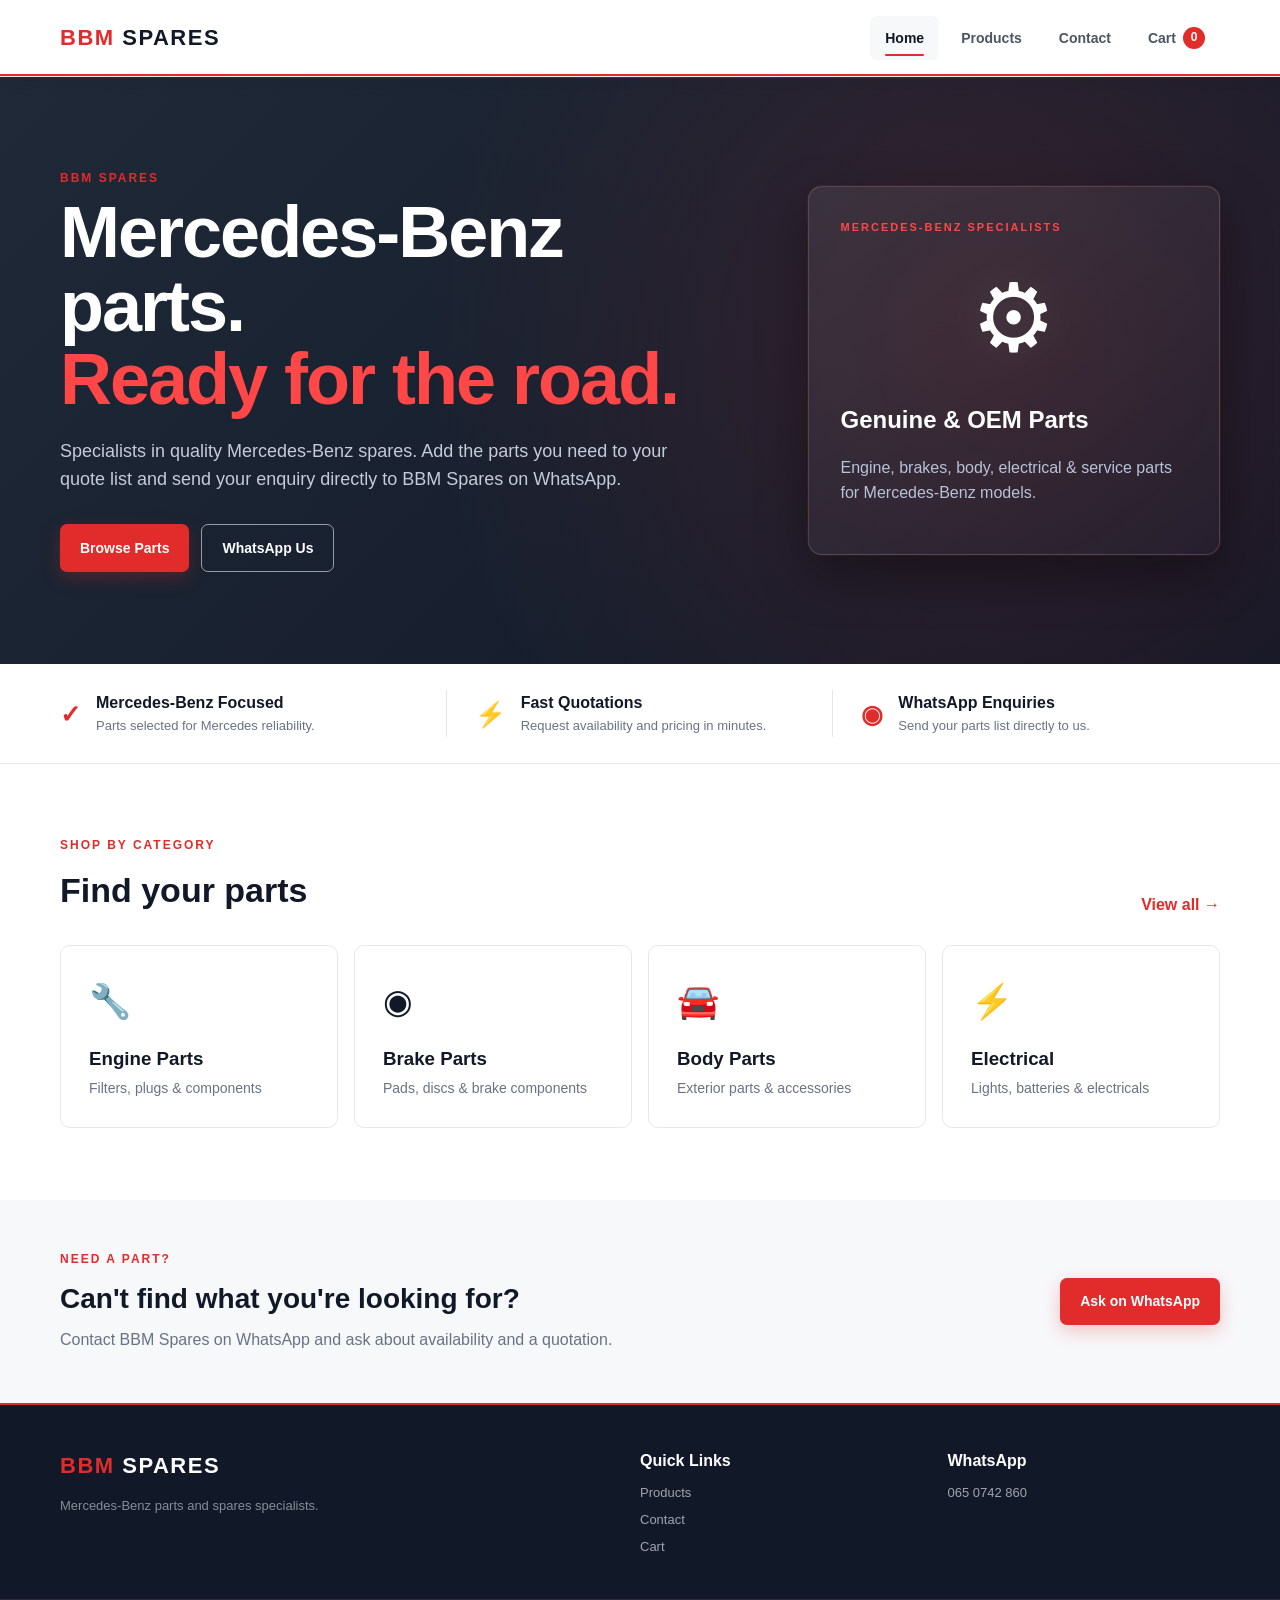
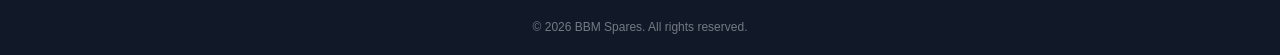
<file: index.html>
<!DOCTYPE html>
<html lang="en">
<head>
    <meta charset="UTF-8">
    <meta name="viewport" content="width=device-width, initial-scale=1.0">

    <title>BBM Spares | Mercedes-Benz Parts Specialists</title>

    <link rel="stylesheet" href="Style.css">
</head>

<body>

<header class="site-header">

    <div class="container nav-wrap">

        <a class="logo" href="index.html">
            <span>BBM</span> SPARES
        </a>

        <div class="nav-right">

            <a class="cart-icon" href="Cart.html" aria-label="Cart">
                🛒
                <b class="cart-count">0</b>
            </a>

            <button class="menu-toggle" aria-label="Open menu">
                ☰
            </button>

        </div>

        <nav class="nav">

            <a class="active" href="index.html">Home</a>
            <a href="Products.html">Products</a>
            <a href="Contacts.html">Contact</a>

            <a class="cart-link" href="Cart.html">
                Cart
                <b class="cart-count">0</b>
            </a>

        </nav>

    </div>

</header>


<main>

    <!-- HERO -->

    <section class="hero">

        <div class="container hero-content">

            <div>

                <p class="eyebrow">BBM SPARES</p>

                <h1>
                    Mercedes-Benz parts.
                    <br>
                    <span>Ready for the road.</span>
                </h1>

                <p class="hero-text">
                    Specialists in quality Mercedes-Benz spares.
                    Add the parts you need to your quote list and
                    send your enquiry directly to BBM Spares on WhatsApp.
                </p>

                <div class="hero-actions">

                    <a class="btn btn-primary" href="Products.html">
                        Browse Parts
                    </a>

                    <a class="btn btn-outline"
                       href="https://wa.me/27650742860"
                       target="_blank"
                       rel="noopener">
                        WhatsApp Us
                    </a>

                </div>

            </div>


            <div class="hero-card">

                <div class="hero-card-top">MERCEDES-BENZ SPECIALISTS</div>

                <div class="engine-art">⚙</div>

                <h3>Genuine & OEM Parts</h3>

                <p>Engine, brakes, body, electrical & service parts for Mercedes-Benz models.</p>

            </div>

        </div>

    </section>


    <!-- FEATURES -->

    <section class="features">

        <div class="container feature-grid">

            <div class="feature">
                <strong>✓</strong>
                <div>
                    <b>Mercedes-Benz Focused</b>
                    <span>Parts selected for Mercedes reliability.</span>
                </div>
            </div>

            <div class="feature">
                <strong>⚡</strong>
                <div>
                    <b>Fast Quotations</b>
                    <span>Request availability and pricing in minutes.</span>
                </div>
            </div>

            <div class="feature">
                <strong>◉</strong>
                <div>
                    <b>WhatsApp Enquiries</b>
                    <span>Send your parts list directly to us.</span>
                </div>
            </div>

        </div>

    </section>


    <!-- CATEGORIES -->

    <section class="section">

        <div class="container">

            <div class="section-heading">

                <div>
                    <p class="eyebrow">SHOP BY CATEGORY</p>
                    <h2>Find your parts</h2>
                </div>

                <a href="Products.html">View all →</a>

            </div>


            <div class="category-grid">

                <a href="Products.html?category=Engine" class="category-card">
                    <span>🔧</span>
                    <h3>Engine Parts</h3>
                    <p>Filters, plugs & components</p>
                </a>

                <a href="Products.html?category=Brakes" class="category-card">
                    <span>◉</span>
                    <h3>Brake Parts</h3>
                    <p>Pads, discs & brake components</p>
                </a>

                <a href="Products.html?category=Body" class="category-card">
                    <span>🚘</span>
                    <h3>Body Parts</h3>
                    <p>Exterior parts & accessories</p>
                </a>

                <a href="Products.html?category=Electrical" class="category-card">
                    <span>⚡</span>
                    <h3>Electrical</h3>
                    <p>Lights, batteries & electricals</p>
                </a>

            </div>

        </div>

    </section>


    <!-- CTA -->

    <section class="cta">

        <div class="container cta-inner">

            <div>

                <p class="eyebrow">NEED A PART?</p>

                <h2>Can't find what you're looking for?</h2>

                <p>
                    Contact BBM Spares on WhatsApp and ask
                    about availability and a quotation.
                </p>

            </div>

            <a class="btn btn-primary"
               href="https://wa.me/27650742860?text=Hello%20BBM%20Spares%2C%20I%20am%20looking%20for%20a%20Mercedes-Benz%20part."
               target="_blank"
               rel="noopener">
                Ask on WhatsApp
            </a>

        </div>

    </section>

</main>


<!-- FOOTER -->

<footer>

    <div class="container footer-inner">

        <div>

            <a class="logo" href="index.html">
                <span>BBM</span> SPARES
            </a>

            <p>Mercedes-Benz parts and spares specialists.</p>

        </div>


        <div>

            <b>Quick Links</b>
            <a href="Products.html">Products</a>
            <a href="Contacts.html">Contact</a>
            <a href="Cart.html">Cart</a>

        </div>


        <div>

            <b>WhatsApp</b>
            <a href="https://wa.me/27650742860">065 0742 860</a>

        </div>

    </div>


    <div class="copyright">
        © <span class="year"></span> BBM Spares. All rights reserved.
    </div>

</footer>


<script src="Javascript.js"></script>

</body>
</html>
</file>
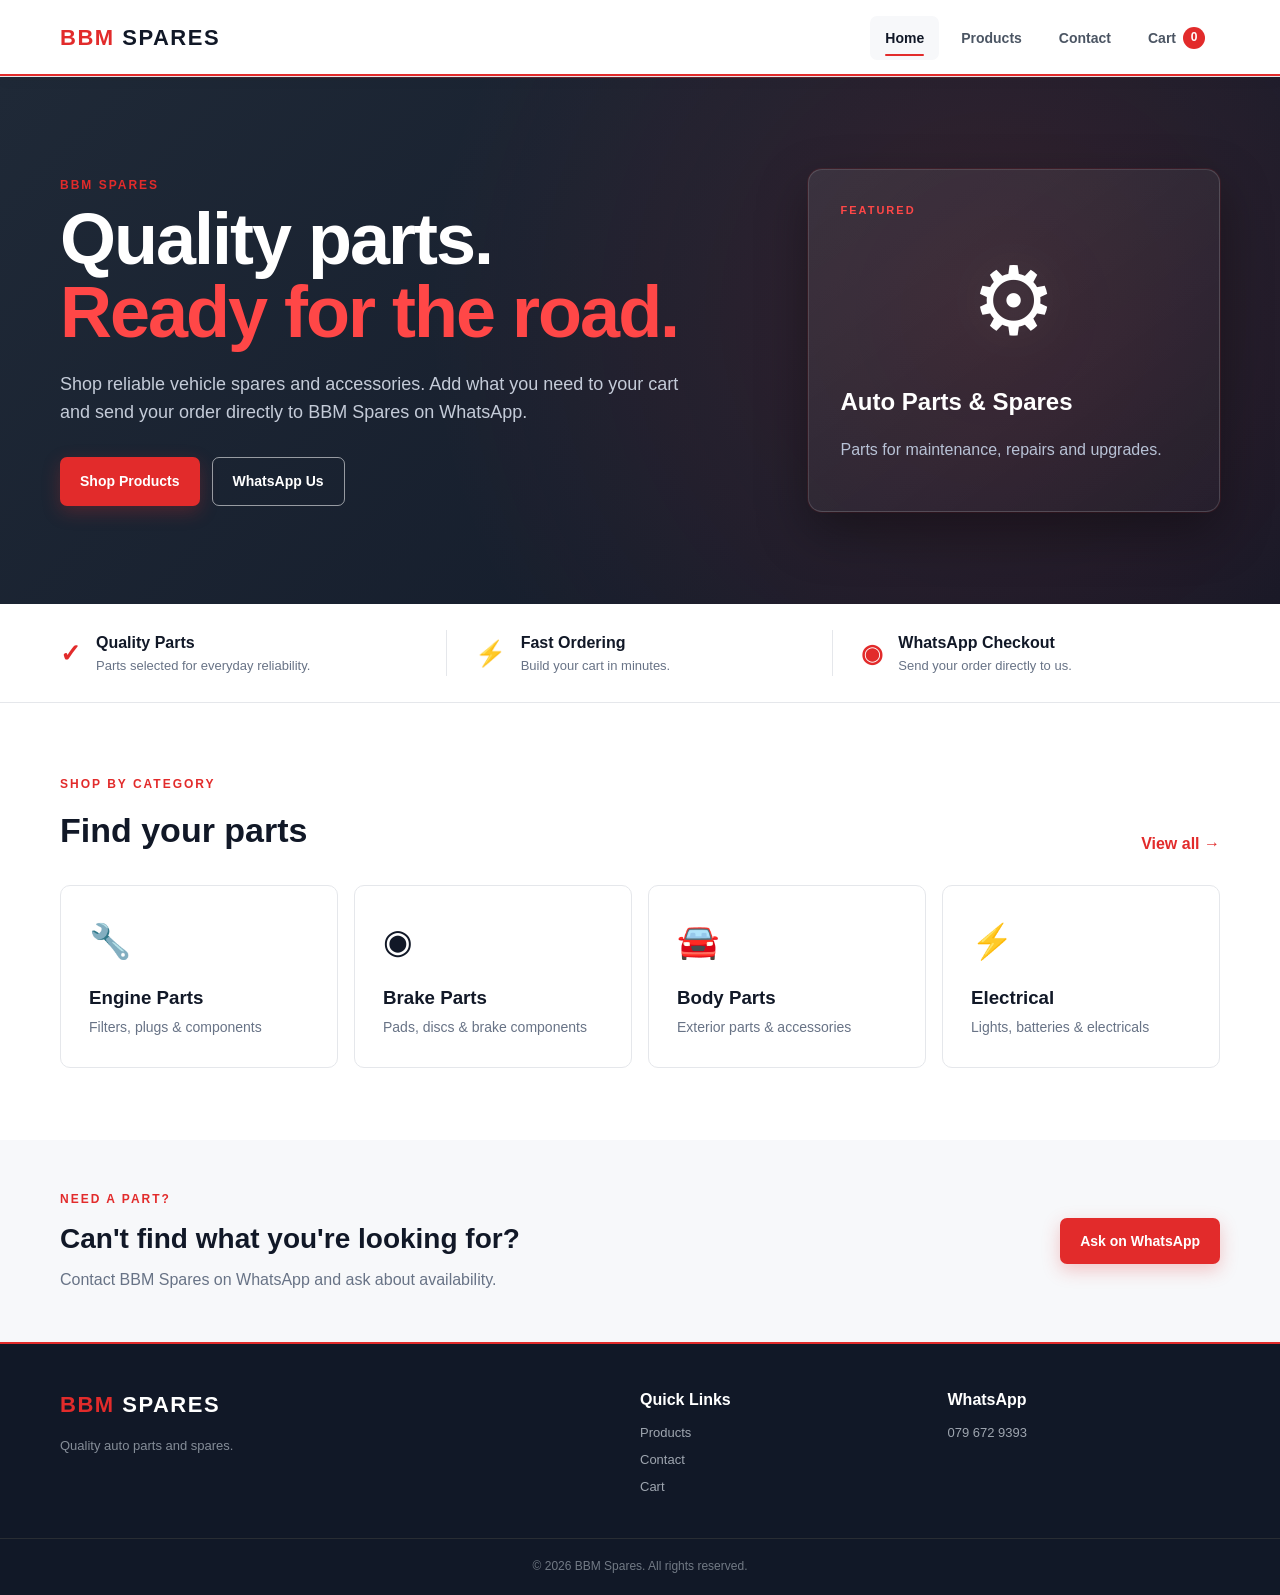
<file: Index.html>
<!DOCTYPE html>
<html lang="en">
<head>
    <meta charset="UTF-8">
    <meta name="viewport" content="width=device-width, initial-scale=1.0">

    <title>BBM Spares | Quality Auto Parts</title>

    <link rel="stylesheet" href="Style.css">
</head>

<body>

<header class="site-header">

    <div class="container nav-wrap">

        <a class="logo" href="index.html">
            <span>BBM</span> SPARES
        </a>

        <button class="menu-toggle" aria-label="Open menu">
            ☰
        </button>

        <nav class="nav">

            <a class="active" href="index.html">
                Home
            </a>

            <a href="Products.html">
                Products
            </a>

            <a href="Contacts.html">
                Contact
            </a>

            <a class="cart-link" href="Cart.html">
                Cart
                <b class="cart-count">0</b>
            </a>

        </nav>

    </div>

</header>


<main>

    <!-- HERO -->

    <section class="hero">

        <div class="container hero-content">

            <div>

                <p class="eyebrow">
                    BBM SPARES
                </p>

                <h1>
                    Quality parts.
                    <br>
                    <span>Ready for the road.</span>
                </h1>

                <p class="hero-text">
                    Shop reliable vehicle spares and accessories.
                    Add what you need to your cart and send your
                    order directly to BBM Spares on WhatsApp.
                </p>

                <div class="hero-actions">

                    <a class="btn btn-primary" href="Products.html">
                        Shop Products
                    </a>

                    <a
                        class="btn btn-outline"
                        href="https://wa.me/27796729393"
                        target="_blank"
                        rel="noopener"
                    >
                        WhatsApp Us
                    </a>

                </div>

            </div>


            <div class="hero-card">

                <div class="hero-card-top">
                    FEATURED
                </div>

                <div class="engine-art">
                    ⚙
                </div>

                <h3>
                    Auto Parts & Spares
                </h3>

                <p>
                    Parts for maintenance, repairs and upgrades.
                </p>

            </div>

        </div>

    </section>


    <!-- FEATURES -->

    <section class="features">

        <div class="container feature-grid">

            <div class="feature">

                <strong>✓</strong>

                <div>
                    <b>Quality Parts</b>

                    <span>
                        Parts selected for everyday reliability.
                    </span>
                </div>

            </div>


            <div class="feature">

                <strong>⚡</strong>

                <div>
                    <b>Fast Ordering</b>

                    <span>
                        Build your cart in minutes.
                    </span>
                </div>

            </div>


            <div class="feature">

                <strong>◉</strong>

                <div>
                    <b>WhatsApp Checkout</b>

                    <span>
                        Send your order directly to us.
                    </span>
                </div>

            </div>

        </div>

    </section>


    <!-- CATEGORIES -->

    <section class="section">

        <div class="container">

            <div class="section-heading">

                <div>

                    <p class="eyebrow">
                        SHOP BY CATEGORY
                    </p>

                    <h2>
                        Find your parts
                    </h2>

                </div>

                <a href="Products.html">
                    View all →
                </a>

            </div>


            <div class="category-grid">

                <a
                    href="Products.html?category=Engine"
                    class="category-card"
                >

                    <span>🔧</span>

                    <h3>
                        Engine Parts
                    </h3>

                    <p>
                        Filters, plugs & components
                    </p>

                </a>


                <a
                    href="Products.html?category=Brakes"
                    class="category-card"
                >

                    <span>◉</span>

                    <h3>
                        Brake Parts
                    </h3>

                    <p>
                        Pads, discs & brake components
                    </p>

                </a>


                <a
                    href="Products.html?category=Body"
                    class="category-card"
                >

                    <span>🚘</span>

                    <h3>
                        Body Parts
                    </h3>

                    <p>
                        Exterior parts & accessories
                    </p>

                </a>


                <a
                    href="Products.html?category=Electrical"
                    class="category-card"
                >

                    <span>⚡</span>

                    <h3>
                        Electrical
                    </h3>

                    <p>
                        Lights, batteries & electricals
                    </p>

                </a>

            </div>

        </div>

    </section>


    <!-- CTA -->

    <section class="cta">

        <div class="container cta-inner">

            <div>

                <p class="eyebrow">
                    NEED A PART?
                </p>

                <h2>
                    Can't find what you're looking for?
                </h2>

                <p>
                    Contact BBM Spares on WhatsApp and ask
                    about availability.
                </p>

            </div>

            <a
                class="btn btn-primary"
                href="https://wa.me/27796729393?text=Hello%20BBM%20Spares%2C%20I%20am%20looking%20for%20a%20vehicle%20part."
                target="_blank"
                rel="noopener"
            >
                Ask on WhatsApp
            </a>

        </div>

    </section>

</main>


<!-- FOOTER -->

<footer>

    <div class="container footer-inner">

        <div>

            <a class="logo" href="index.html">
                <span>BBM</span> SPARES
            </a>

            <p>
                Quality auto parts and spares.
            </p>

        </div>


        <div>

            <b>
                Quick Links
            </b>

            <a href="Products.html">
                Products
            </a>

            <a href="Contacts.html">
                Contact
            </a>

            <a href="Cart.html">
                Cart
            </a>

        </div>


        <div>

            <b>
                WhatsApp
            </b>

            <a href="https://wa.me/27796729393">
                079 672 9393
            </a>

        </div>

    </div>


    <div class="copyright">

        © <span class="year"></span>
        BBM Spares.
        All rights reserved.

    </div>

</footer>


<script src="Javascript.js"></script>

</body>
</html>
</file>
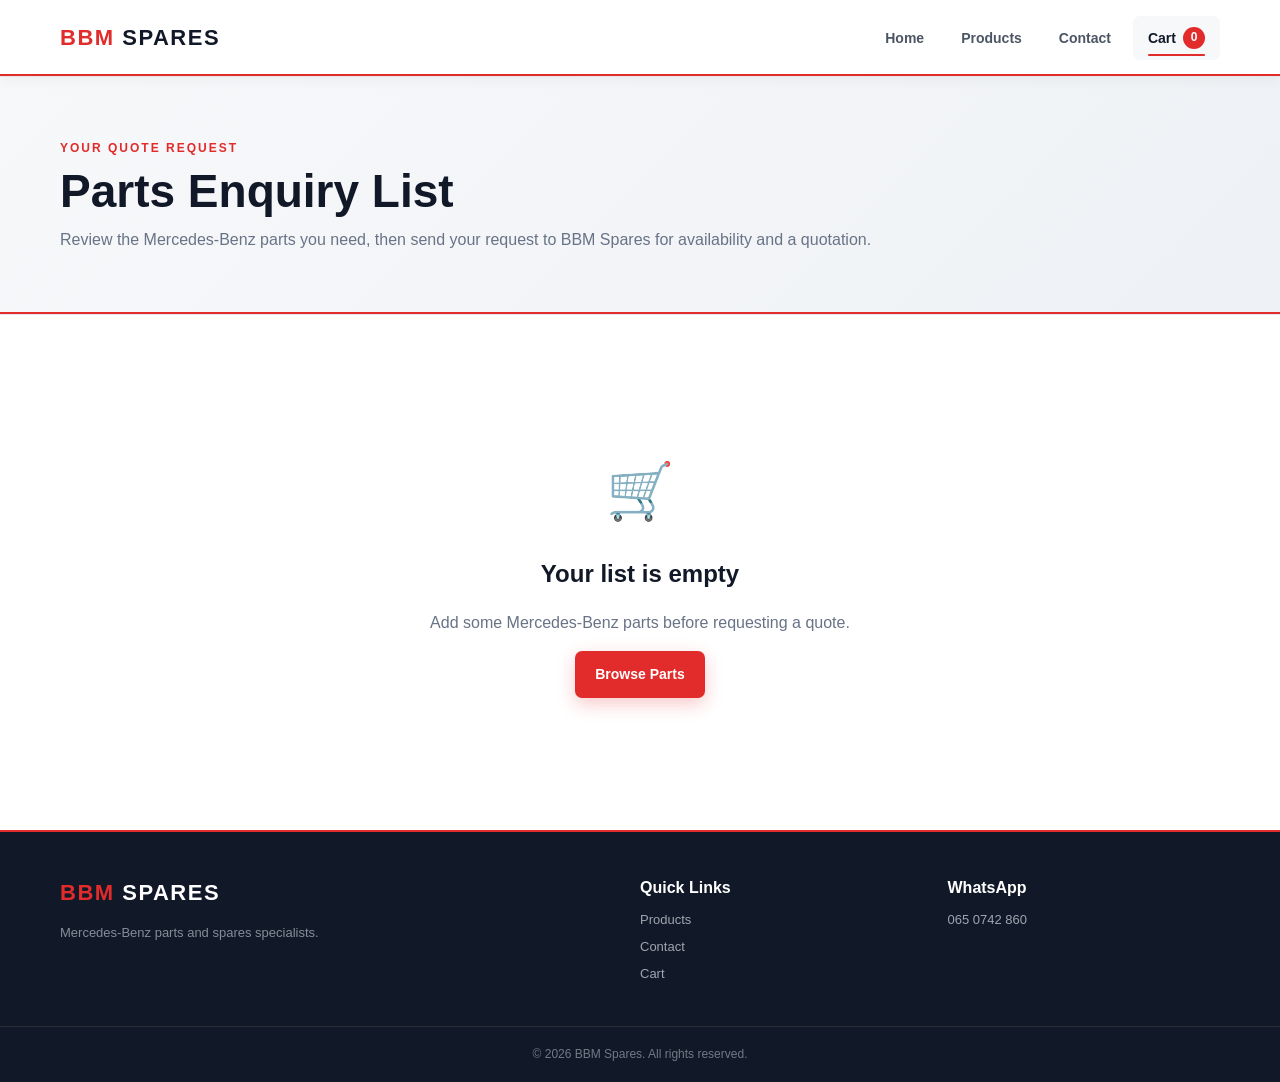
<file: Cart.html>
<!DOCTYPE html>
<html lang="en">

<head>

    <meta charset="UTF-8">
    <meta name="viewport" content="width=device-width, initial-scale=1.0">

    <title>Quote Request | BBM Spares</title>

    <link rel="stylesheet" href="Style.css">

</head>


<body>


<header class="site-header">

    <div class="container nav-wrap">

        <a class="logo" href="index.html">
            <span>BBM</span> SPARES
        </a>

        <div class="nav-right">

            <a class="cart-icon" href="Cart.html" aria-label="Cart">
                🛒
                <b class="cart-count">0</b>
            </a>

            <button class="menu-toggle" aria-label="Open menu">
                ☰
            </button>

        </div>

        <nav class="nav">

            <a href="index.html">Home</a>
            <a href="Products.html">Products</a>
            <a href="Contacts.html">Contact</a>

            <a class="active cart-link" href="Cart.html">
                Cart
                <b class="cart-count">0</b>
            </a>

        </nav>

    </div>

</header>



<main>


<section class="page-hero">

    <div class="container">

        <p class="eyebrow">YOUR QUOTE REQUEST</p>

        <h1>Parts Enquiry List</h1>

        <p>
            Review the Mercedes-Benz parts you need, then send
            your request to BBM Spares for availability and a quotation.
        </p>

    </div>

</section>



<section class="section">

    <div class="container">


        <div id="cartLayout" class="cart-layout">


            <div id="cartItems" class="cart-items"></div>



            <aside class="summary-card">

                <h2>Request Summary</h2>


                <div class="summary-row">

                    <span>Parts Requested</span>

                    <b id="cartItemCount">0</b>

                </div>


                <p class="summary-note">
                    Prices are not shown online. Send your request
                    and BBM Spares will reply with availability and a quotation.
                </p>


                <button id="checkoutBtn"
                        class="btn btn-whatsapp btn-full">
                    Request Availability & Quotation
                </button>


                <a href="Products.html" class="continue-link">
                    ← Continue browsing
                </a>


                <button id="clearCartBtn"
                        class="clear-btn"
                        type="button">
                    Clear list
                </button>

            </aside>


        </div>



        <div id="emptyCart" class="empty-cart hidden">

            <div class="empty-icon">🛒</div>

            <h2>Your list is empty</h2>

            <p>Add some Mercedes-Benz parts before requesting a quote.</p>

            <a class="btn btn-primary" href="Products.html">
                Browse Parts
            </a>

        </div>


    </div>

</section>


</main>



<footer>

    <div class="container footer-inner">

        <div>

            <a class="logo" href="index.html">
                <span>BBM</span> SPARES
            </a>

            <p>Mercedes-Benz parts and spares specialists.</p>

        </div>


        <div>

            <b>Quick Links</b>
            <a href="Products.html">Products</a>
            <a href="Contacts.html">Contact</a>
            <a href="Cart.html">Cart</a>

        </div>


        <div>

            <b>WhatsApp</b>
            <a href="https://wa.me/27650742860">065 0742 860</a>

        </div>

    </div>


    <div class="copyright">
        © <span class="year"></span> BBM Spares. All rights reserved.
    </div>

</footer>



<script src="Javascript.js"></script>

</body>

</html>
</file>
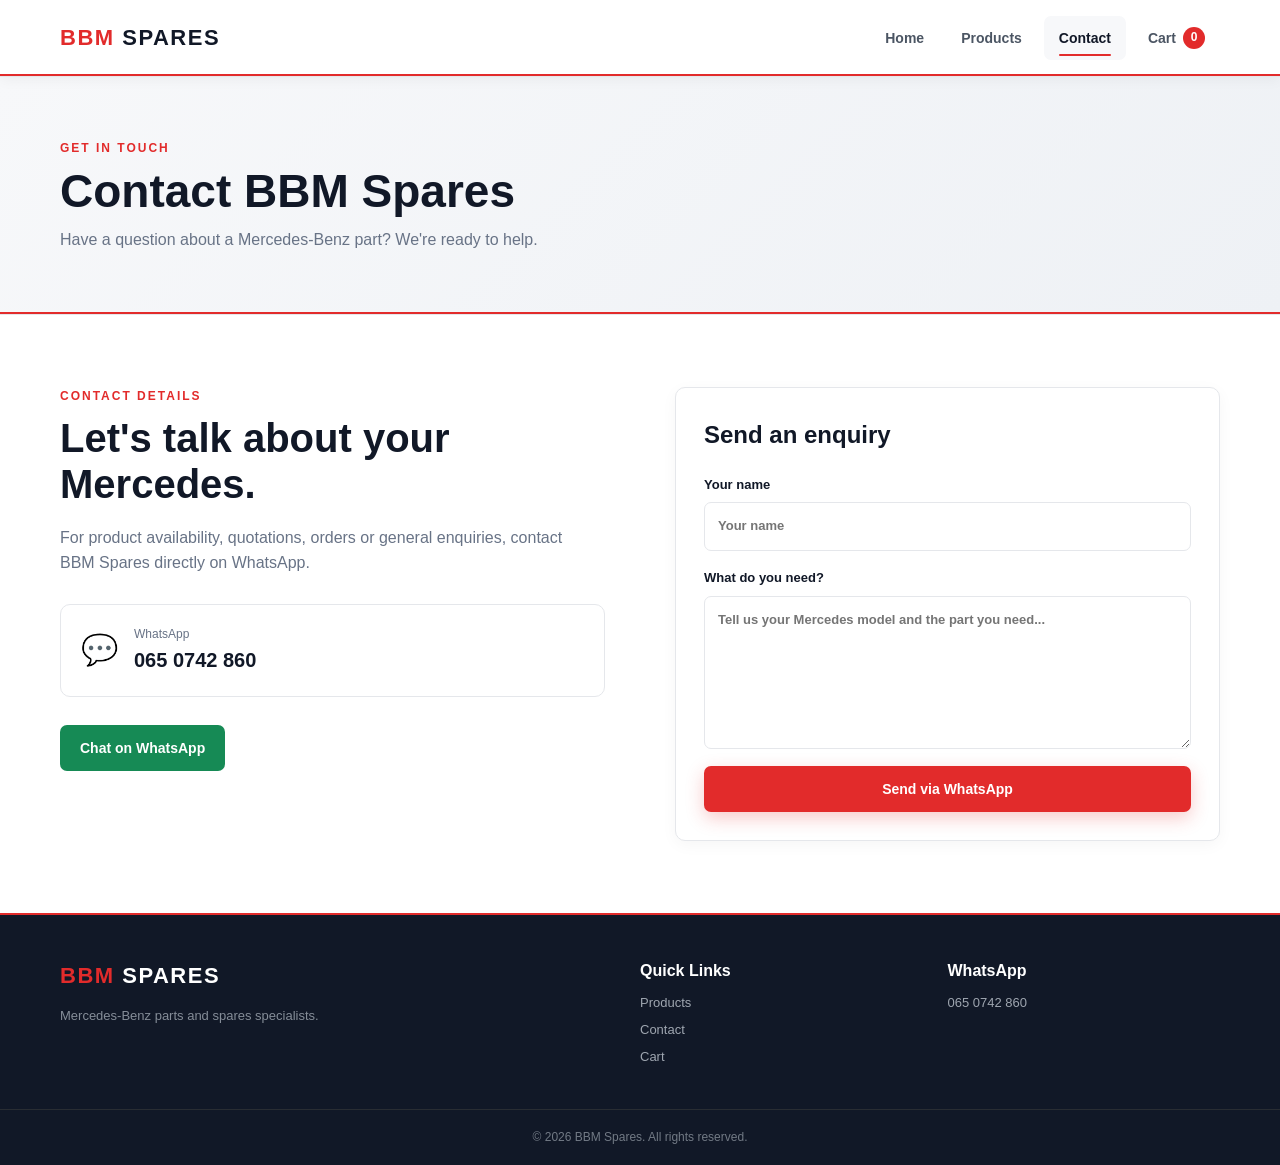
<file: Contacts.html>
<!DOCTYPE html>
<html lang="en">

<head>

    <meta charset="UTF-8">
    <meta name="viewport" content="width=device-width, initial-scale=1.0">

    <title>Contact | BBM Spares</title>

    <link rel="stylesheet" href="Style.css">

</head>


<body>


<header class="site-header">

    <div class="container nav-wrap">

        <a class="logo" href="index.html">
            <span>BBM</span> SPARES
        </a>

        <div class="nav-right">

            <a class="cart-icon" href="Cart.html" aria-label="Cart">
                🛒
                <b class="cart-count">0</b>
            </a>

            <button class="menu-toggle" aria-label="Open menu">
                ☰
            </button>

        </div>

        <nav class="nav">

            <a href="index.html">Home</a>
            <a href="Products.html">Products</a>
            <a class="active" href="Contacts.html">Contact</a>

            <a class="cart-link" href="Cart.html">
                Cart
                <b class="cart-count">0</b>
            </a>

        </nav>

    </div>

</header>



<main>


<section class="page-hero">

    <div class="container">

        <p class="eyebrow">GET IN TOUCH</p>

        <h1>Contact BBM Spares</h1>

        <p>
            Have a question about a Mercedes-Benz part?
            We're ready to help.
        </p>

    </div>

</section>



<section class="section">

    <div class="container contact-grid">


        <div class="contact-info">

            <p class="eyebrow">CONTACT DETAILS</p>

            <h2>Let's talk about your Mercedes.</h2>

            <p>
                For product availability, quotations,
                orders or general enquiries, contact
                BBM Spares directly on WhatsApp.
            </p>


            <div class="contact-card">

                <span>💬</span>

                <div>

                    <small>WhatsApp</small>

                    <a href="https://wa.me/27650742860"
                       target="_blank"
                       rel="noopener">
                        065 0742 860
                    </a>

                </div>

            </div>


            <a class="btn btn-whatsapp"
               href="https://wa.me/27650742860?text=Hello%20BBM%20Spares%2C%20I%20have%20a%20Mercedes-Benz%20enquiry."
               target="_blank"
               rel="noopener">
                Chat on WhatsApp
            </a>

        </div>



        <form class="enquiry-form" id="enquiryForm">

            <h2>Send an enquiry</h2>

            <label>
                Your name
                <input id="enquiryName"
                       required
                       placeholder="Your name">
            </label>

            <label>
                What do you need?
                <textarea id="enquiryMessage"
                          required
                          rows="6"
                          placeholder="Tell us your Mercedes model and the part you need..."></textarea>
            </label>

            <button class="btn btn-primary btn-full" type="submit">
                Send via WhatsApp
            </button>

        </form>


    </div>

</section>


</main>



<footer>

    <div class="container footer-inner">

        <div>

            <a class="logo" href="index.html">
                <span>BBM</span> SPARES
            </a>

            <p>Mercedes-Benz parts and spares specialists.</p>

        </div>


        <div>

            <b>Quick Links</b>
            <a href="Products.html">Products</a>
            <a href="Contacts.html">Contact</a>
            <a href="Cart.html">Cart</a>

        </div>


        <div>

            <b>WhatsApp</b>
            <a href="https://wa.me/27650742860">065 0742 860</a>

        </div>

    </div>


    <div class="copyright">
        © <span class="year"></span> BBM Spares. All rights reserved.
    </div>

</footer>



<script src="Javascript.js"></script>

</body>

</html>
</file>
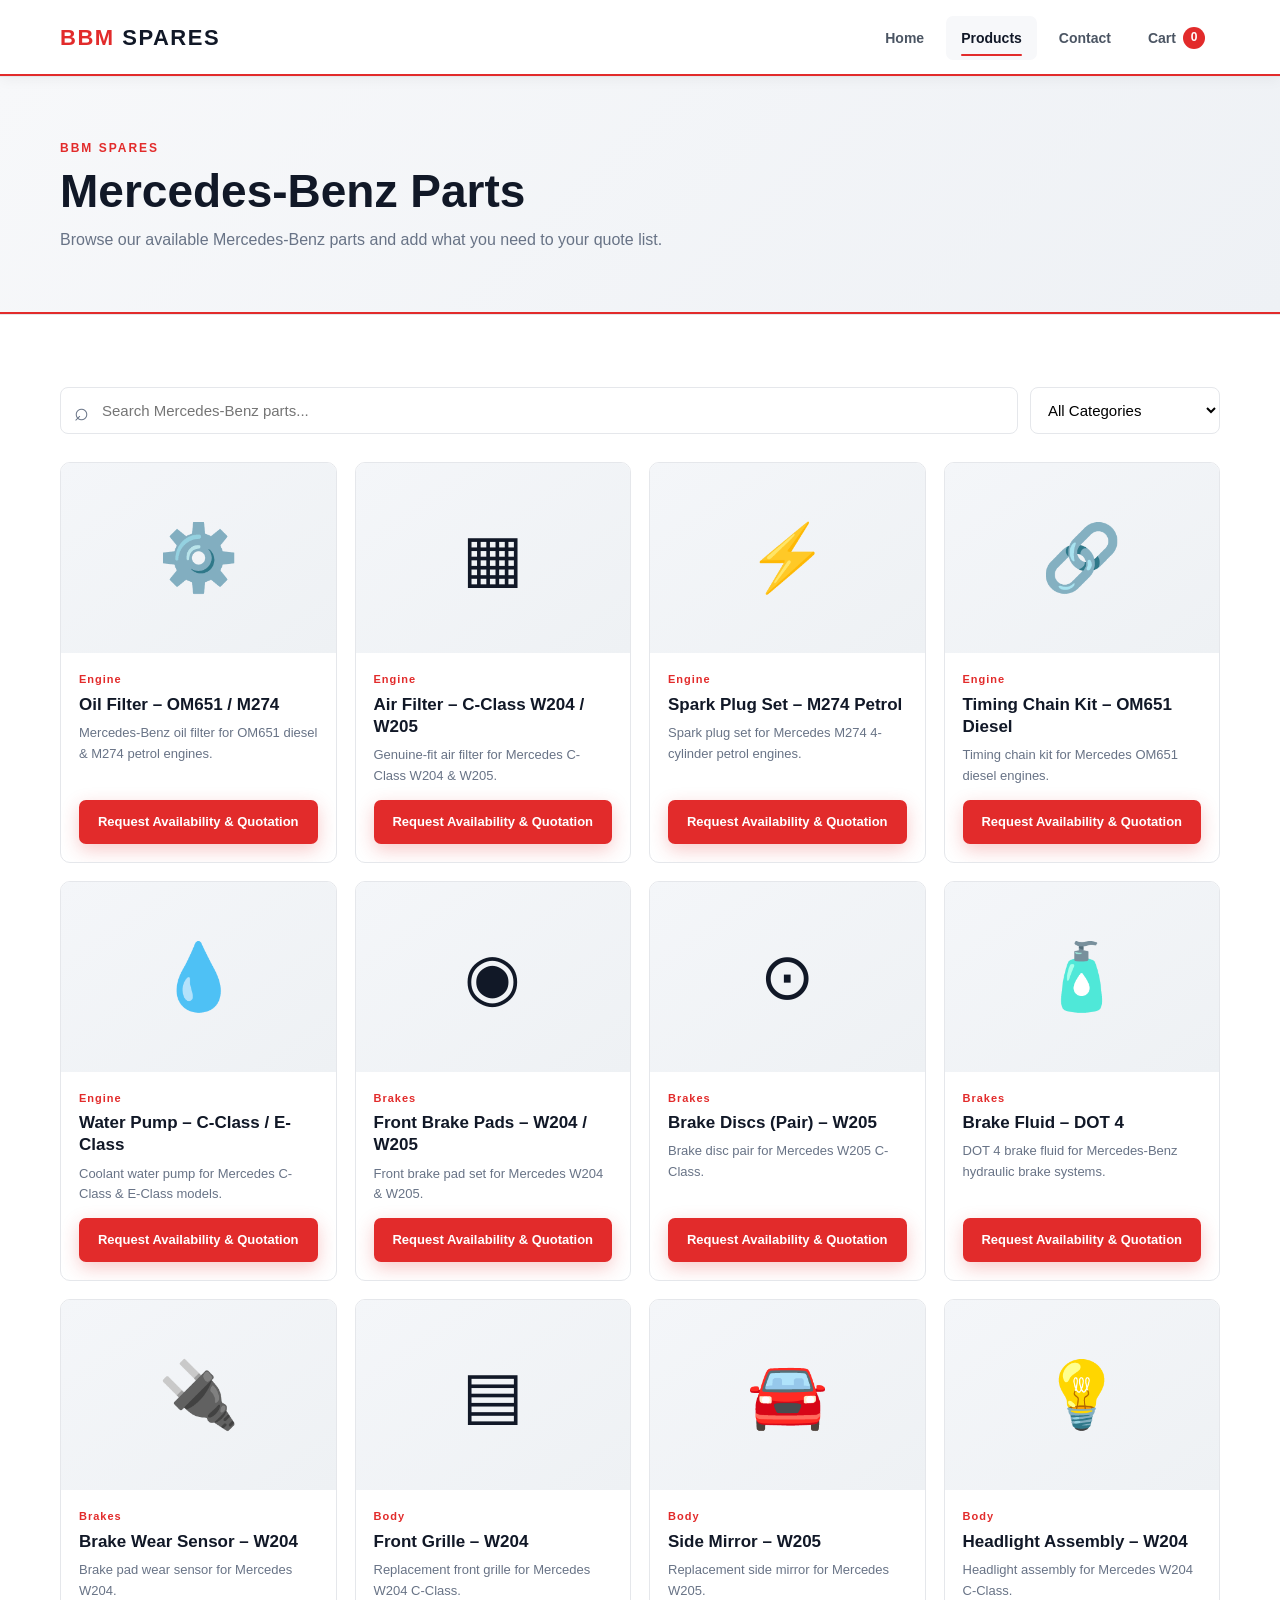
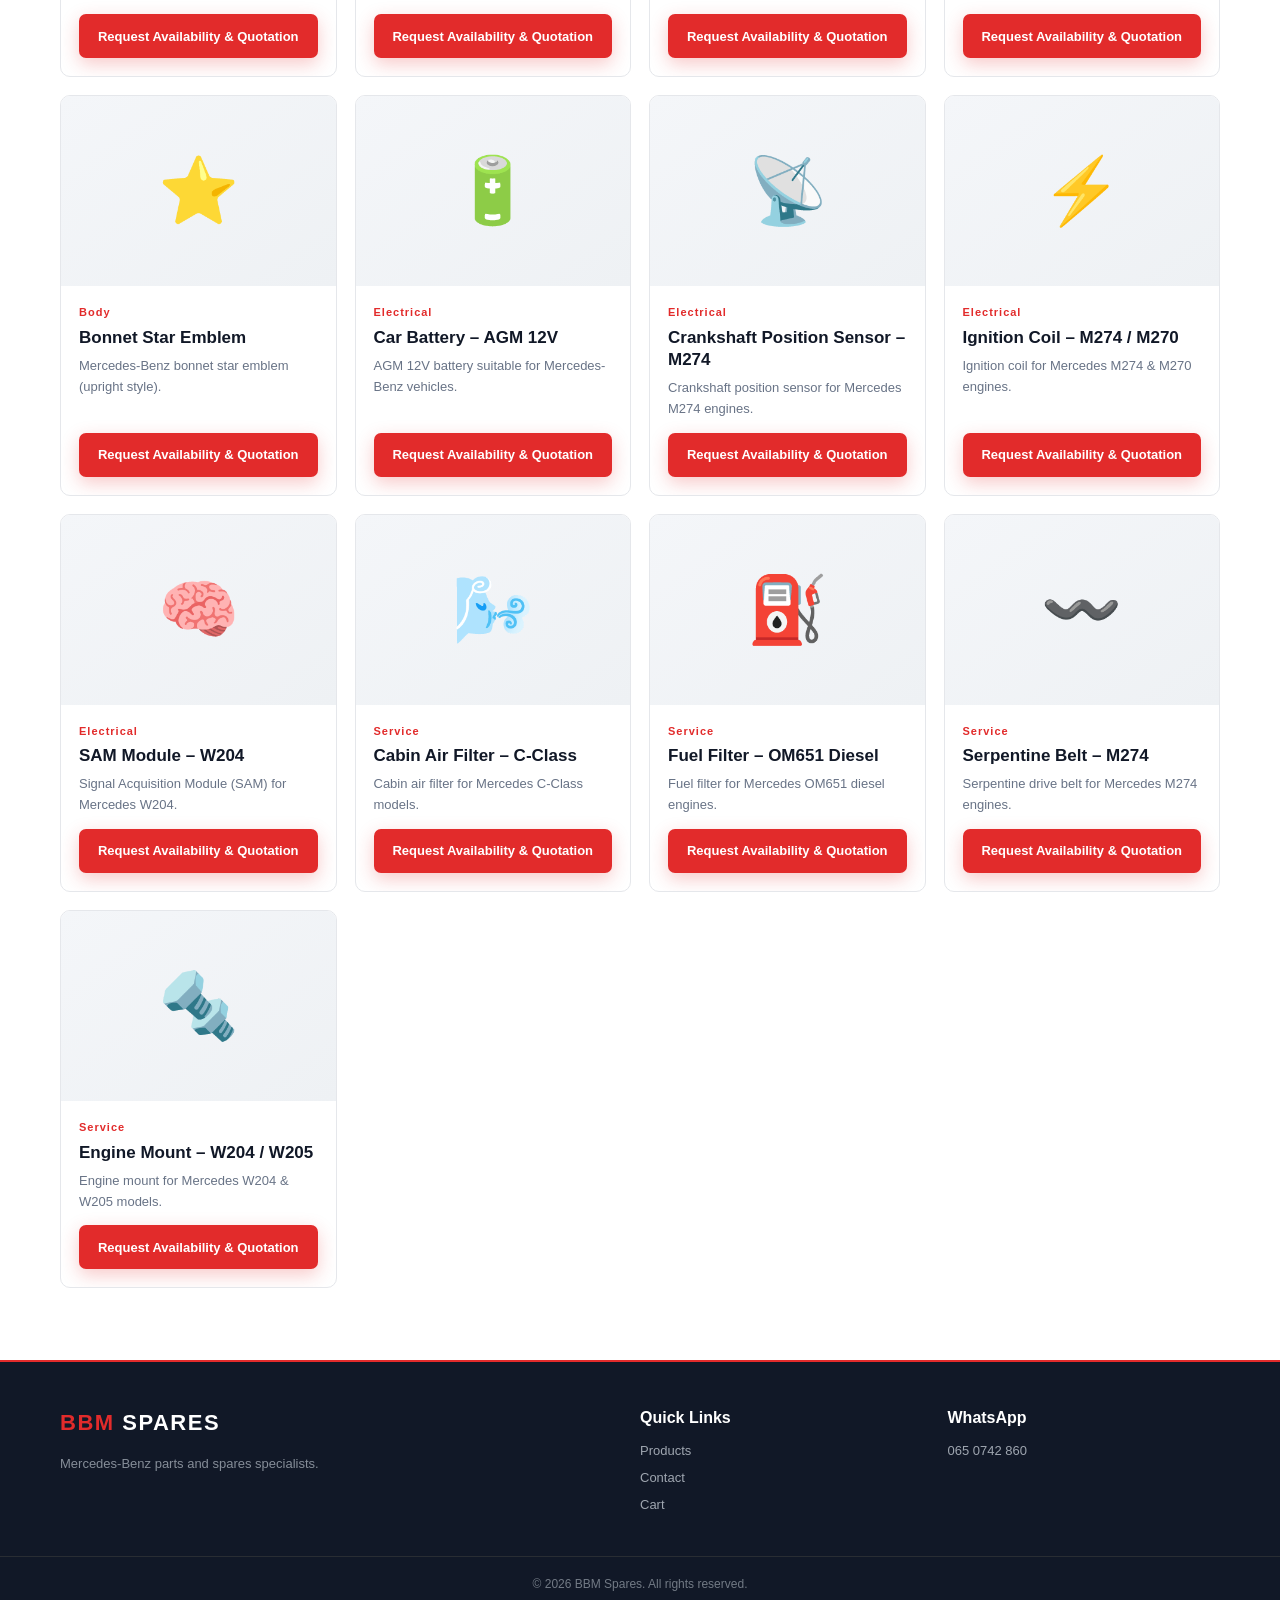
<file: Products.html>
<!DOCTYPE html>
<html lang="en">

<head>

    <meta charset="UTF-8">
    <meta name="viewport" content="width=device-width, initial-scale=1.0">

    <title>Products | BBM Spares</title>

    <link rel="stylesheet" href="Style.css">

</head>


<body>


<header class="site-header">

    <div class="container nav-wrap">

        <a class="logo" href="index.html">
            <span>BBM</span> SPARES
        </a>

        <div class="nav-right">

            <a class="cart-icon" href="Cart.html" aria-label="Cart">
                🛒
                <b class="cart-count">0</b>
            </a>

            <button class="menu-toggle" aria-label="Open menu">
                ☰
            </button>

        </div>

        <nav class="nav">

            <a href="index.html">Home</a>
            <a class="active" href="Products.html">Products</a>
            <a href="Contacts.html">Contact</a>

            <a class="cart-link" href="Cart.html">
                Cart
                <b class="cart-count">0</b>
            </a>

        </nav>

    </div>

</header>



<main>

<section class="page-hero">

    <div class="container">

        <p class="eyebrow">BBM SPARES</p>

        <h1>Mercedes-Benz Parts</h1>

        <p>
            Browse our available Mercedes-Benz parts and add
            what you need to your quote list.
        </p>

    </div>

</section>



<section class="section products-section">

    <div class="container">

        <div class="shop-tools">

            <div class="search-box">
                <span>⌕</span>
                <input id="productSearch"
                       type="search"
                       placeholder="Search Mercedes-Benz parts...">
            </div>

            <select id="categoryFilter" aria-label="Filter products">
                <option value="All">All Categories</option>
                <option>Engine</option>
                <option>Brakes</option>
                <option>Body</option>
                <option>Electrical</option>
                <option>Service</option>
            </select>

        </div>



        <div id="productsGrid" class="products-grid"></div>

        <p id="noProducts" class="empty-state hidden">
            No products match your search.
        </p>

    </div>

</section>


</main>



<footer>

    <div class="container footer-inner">

        <div>

            <a class="logo" href="index.html">
                <span>BBM</span> SPARES
            </a>

            <p>Mercedes-Benz parts and spares specialists.</p>

        </div>


        <div>

            <b>Quick Links</b>
            <a href="Products.html">Products</a>
            <a href="Contacts.html">Contact</a>
            <a href="Cart.html">Cart</a>

        </div>


        <div>

            <b>WhatsApp</b>
            <a href="https://wa.me/27650742860">065 0742 860</a>

        </div>

    </div>


    <div class="copyright">
        © <span class="year"></span> BBM Spares. All rights reserved.
    </div>

</footer>



<script src="Javascript.js"></script>

</body>

</html>
</file>
<file: Style.css>
:root {

    --ink: #111827;
    --muted: #687386;
    --line: #e5e7eb;

    --light: #f7f8fa;
    --lighter: #fafbfc;

    --dark: #101317;

    --accent: #e22b2b;
    --accent2: #b71919;

    --green: #168a55;

    --white: #fff;
}


* {
    box-sizing: border-box;
}


html {
    scroll-behavior: smooth;
}


body {

    margin: 0;

    font-family:
        Inter,
        Arial,
        Helvetica,
        sans-serif;

    color: var(--ink);

    background: #fff;

    line-height: 1.6;
}


a {
    text-decoration: none;
    color: inherit;
}


.container {

    width: min(1160px, 92%);

    margin: auto;
}


/* =========================
   HEADER — LIGHT THEME
========================= */


.site-header {

    background: #ffffff;

    color: var(--ink);

    position: sticky;

    top: 0;

    z-index: 20;

    border-bottom: 1px solid var(--line);

    box-shadow:
        inset 0 -2px 0 0 var(--accent),
        0 4px 12px rgba(0,0,0,.04);
}


.nav-wrap {

    height: 76px;

    display: flex;

    align-items: center;

    justify-content: space-between;

    position: relative;
}


.logo {

    font-weight: 900;

    letter-spacing: 1.5px;

    font-size: 22px;

    color: var(--ink);

    transition: opacity .2s;
}


.logo:hover {
    opacity: .7;
}


.logo span {
    color: var(--accent);
}


.nav-right {

    display: flex;

    align-items: center;

    gap: 12px;

    order: 2;
}


/* Cart icon (mobile) */

.cart-icon {

    position: relative;

    display: none;

    font-size: 22px;

    line-height: 1;

    padding: 8px 10px;

    border-radius: 8px;

    background: var(--light);

    transition:
        background .2s,
        transform .2s;
}


.cart-icon:hover {

    background: #eceff3;

    transform: translateY(-1px);
}


.cart-icon .cart-count {

    position: absolute;

    top: -6px;

    right: -6px;

    background: var(--accent);

    color: #fff;

    min-width: 20px;

    height: 20px;

    border-radius: 50%;

    display: inline-grid;

    place-items: center;

    font-size: 11px;

    font-weight: 800;

    padding: 0 5px;

    box-shadow: 0 0 0 2px #fff;
}


.nav {

    display: flex;

    align-items: center;

    gap: 7px;

    order: 3;
}


.nav a {

    padding: 11px 15px;

    border-radius: 7px;

    color: #4b5563;

    font-size: 14px;

    font-weight: 700;

    position: relative;

    transition:
        color .2s,
        background .2s;
}


.nav a:hover,
.nav a.active {

    color: var(--ink);

    background: var(--light);
}


.nav a.active::after {

    content: "";

    position: absolute;

    left: 15px;

    right: 15px;

    bottom: 4px;

    height: 2px;

    background: var(--accent);

    border-radius: 2px;
}


.cart-link {

    display: flex !important;

    gap: 7px;

    align-items: center;
}


.cart-count {

    background: var(--accent);

    color: #fff;

    min-width: 22px;

    height: 22px;

    border-radius: 50%;

    display: inline-grid;

    place-items: center;

    font-size: 12px;

    font-weight: 800;

    padding: 0 5px;
}


.menu-toggle {

    display: none;

    background: none;

    color: var(--ink);

    border: 0;

    font-size: 26px;

    cursor: pointer;

    padding: 4px 8px;
}


/* =========================
   BUTTONS
========================= */


.btn {

    display: inline-flex;

    justify-content: center;

    align-items: center;

    min-height: 46px;

    padding: 12px 20px;

    border: 0;

    border-radius: 7px;

    font-weight: 800;

    cursor: pointer;

    font-size: 14px;

    transition:
        background .2s,
        transform .15s,
        box-shadow .2s;
}


.btn-primary {

    background: var(--accent);

    color: #fff;

    box-shadow: 0 6px 18px rgba(226,43,43,.25);
}


.btn-primary:hover {

    background: var(--accent2);

    transform: translateY(-1px);

    box-shadow: 0 8px 22px rgba(226,43,43,.35);
}


.btn-outline {

    border: 1px solid rgba(255,255,255,.55);

    color: #fff;
}


.btn-outline:hover {

    border-color: #fff;

    background: rgba(255,255,255,.12);
}


.btn-whatsapp {

    background: var(--green);

    color: #fff;
}


.btn-whatsapp:hover {

    background: #0f6f43;
}


.btn-full {
    width: 100%;
}


/* =========================
   HERO
========================= */


.hero {

    background:
        radial-gradient(
            circle at 78% 45%,
            rgba(226,43,43,.15),
            transparent 55%
        ),
        linear-gradient(
            135deg,
            #1f2937 0%,
            #111827 100%
        );

    color: #fff;

    padding: 92px 0;

    position: relative;

    overflow: hidden;
}


.hero::before {

    content: "";

    position: absolute;

    top: 0;

    left: 0;

    right: 0;

    height: 1px;

    background:
        linear-gradient(
            90deg,
            transparent,
            rgba(226,43,43,.4),
            transparent
        );
}


.hero-content {

    display: grid;

    grid-template-columns:
        1.25fr
        .75fr;

    align-items: center;

    gap: 60px;

    position: relative;

    z-index: 1;
}


.eyebrow {

    font-size: 12px;

    letter-spacing: 2px;

    font-weight: 900;

    color: var(--accent);

    margin: 0 0 8px;
}


.hero h1 {

    font-size:
        clamp(
            42px,
            6vw,
            72px
        );

    line-height: 1.02;

    margin: 8px 0 20px;

    letter-spacing: -2px;
}


.hero h1 span {
    color: #ff4747;
}


.hero-text {

    max-width: 650px;

    color: #c4cbd8;

    font-size: 18px;
}


.hero-actions {

    display: flex;

    gap: 12px;

    margin-top: 30px;
}


.hero-card {

    border:
        1px solid rgba(255,255,255,.15);

    background:
        linear-gradient(
            145deg,
            rgba(255,255,255,.08),
            rgba(255,255,255,.02)
        );

    padding: 32px;

    border-radius: 14px;

    box-shadow:
        0 20px 50px rgba(0,0,0,.35),
        0 0 0 1px rgba(226,43,43,.12);
}


.hero-card-top {

    font-size: 11px;

    letter-spacing: 2px;

    color: #ff4747;

    font-weight: 900;
}


.engine-art {

    font-size: 95px;

    text-align: center;

    line-height: 1.3;

    margin: 20px 0;

    filter: grayscale(1);

    text-shadow:
        0 0 40px rgba(226,43,43,.45);
}


.hero-card h3 {

    font-size: 24px;

    margin: 0;
}


.hero-card p {

    color: #b8c2d6;
}


/* =========================
   FEATURES
========================= */


.features {

    border-bottom:
        1px solid var(--line);

    background: #fff;
}


.feature-grid {

    display: grid;

    grid-template-columns:
        repeat(3, 1fr);

    padding: 26px 0;
}


.feature {

    display: flex;

    gap: 15px;

    align-items: center;

    padding: 0 28px;

    border-right:
        1px solid var(--line);
}


.feature:first-child {
    padding-left: 0;
}


.feature:last-child {
    border: 0;
}


.feature strong {

    font-size: 25px;

    color: var(--accent);
}


.feature b,
.feature span {

    display: block;
}


.feature span {

    font-size: 13px;

    color: var(--muted);
}


/* =========================
   SECTIONS
========================= */


.section {

    padding: 72px 0;
}


.section-heading {

    display: flex;

    justify-content: space-between;

    align-items: end;

    margin-bottom: 28px;
}


.section-heading h2 {

    margin: 0;

    font-size: 34px;
}


.section-heading > a {

    color: var(--accent);

    font-weight: 800;
}


/* =========================
   CATEGORIES
========================= */


.category-grid {

    display: grid;

    grid-template-columns:
        repeat(4, 1fr);

    gap: 16px;
}


.category-card {

    border:
        1px solid var(--line);

    padding: 28px;

    border-radius: 10px;

    background: #fff;

    transition:
        transform .2s,
        border-color .2s,
        box-shadow .2s;
}


.category-card:hover {

    transform:
        translateY(-3px);

    border-color:
        rgba(226,43,43,.4);

    box-shadow:
        0 10px 30px rgba(0,0,0,.06);
}


.category-card span {

    font-size: 34px;
}


.category-card h3 {

    margin:
        15px 0 3px;
}


.category-card p {

    margin: 0;

    color: var(--muted);

    font-size: 14px;
}


/* =========================
   CTA
========================= */


.cta {

    background: var(--light);

    padding: 50px 0;
}


.cta-inner {

    display: flex;

    align-items: center;

    justify-content: space-between;

    gap: 25px;
}


.cta h2 {

    margin: 0 0 5px;

    font-size: 28px;
}


.cta p:not(.eyebrow) {

    color: var(--muted);

    margin: 0;
}


/* =========================
   PAGE HERO — LIGHT
========================= */


.page-hero {

    background:
        linear-gradient(
            135deg,
            #f7f8fa 0%,
            #eef1f5 100%
        );

    color: var(--ink);

    border-bottom: 1px solid var(--line);

    padding: 62px 0;

    position: relative;

    box-shadow:
        inset 0 -2px 0 0 var(--accent);
}


.page-hero .eyebrow {

    color: var(--accent);
}


.page-hero h1 {

    font-size: 46px;

    line-height: 1.1;

    margin:
        6px 0 10px;
}


.page-hero p:last-child {

    margin: 0;

    color: var(--muted);
}


/* =========================
   PRODUCTS
========================= */


.shop-tools {

    display: flex;

    gap: 12px;

    margin-bottom: 28px;
}


.search-box {

    flex: 1;

    display: flex;

    align-items: center;

    border:
        1px solid var(--line);

    border-radius: 8px;

    padding: 0 13px;

    background: #fff;
}


.search-box span {

    font-size: 25px;

    color: var(--muted);
}


.search-box input,
.shop-tools select {

    width: 100%;

    border: 0;

    outline: 0;

    padding: 13px;

    font-size: 15px;

    background: transparent;
}


.shop-tools select {

    width: 190px;

    border:
        1px solid var(--line);

    border-radius: 8px;

    background: #fff;
}


.products-grid {

    display: grid;

    grid-template-columns:
        repeat(4, 1fr);

    gap: 18px;
}


.product-card {

    border:
        1px solid var(--line);

    border-radius: 10px;

    overflow: hidden;

    background: #fff;

    display: flex;

    flex-direction: column;

    transition:
        transform .2s,
        border-color .2s,
        box-shadow .2s;
}


.product-card:hover {

    transform: translateY(-3px);

    border-color: rgba(226,43,43,.35);

    box-shadow: 0 12px 30px rgba(0,0,0,.08);
}


.product-image {

    height: 190px;

    background:
        linear-gradient(
            145deg,
            #f4f6f9,
            #eef1f4
        );

    display: grid;

    place-items: center;

    font-size: 65px;
}


.product-body {

    padding: 18px;

    display: flex;

    flex-direction: column;

    flex: 1;
}


.product-category {

    font-size: 11px;

    color: var(--accent);

    font-weight: 900;

    letter-spacing: 1px;
}


.product-body h3 {

    font-size: 17px;

    margin:
        5px 0 7px;

    line-height: 1.3;
}


.product-desc {

    color: var(--muted);

    font-size: 13px;

    margin:
        0 0 13px;

    min-height: 40px;
}


.add-btn {

    margin-top: auto;

    width: 100%;

    font-size: 13px;

    padding: 10px 12px;

    min-height: 44px;

    line-height: 1.2;

    text-align: center;
}


.hidden {
    display: none !important;
}


.empty-state {

    text-align: center;

    color: var(--muted);

    padding: 40px;
}


/* =========================
   CART / QUOTE LIST
========================= */


.cart-layout {

    display: grid;

    grid-template-columns:
        1fr 340px;

    gap: 25px;

    align-items: start;
}


.cart-items {

    display: flex;

    flex-direction: column;

    gap: 12px;
}


.cart-item {

    border:
        1px solid var(--line);

    border-radius: 10px;

    padding: 18px;

    background: #fff;

    display: grid;

    grid-template-columns:
        75px 1fr auto;

    gap: 18px;

    align-items: center;
}


.cart-thumb {

    width: 75px;

    height: 75px;

    border-radius: 8px;

    background:
        linear-gradient(
            145deg,
            #f4f6f9,
            #eef1f4
        );

    display: grid;

    place-items: center;

    font-size: 30px;
}


.cart-item h3 {

    margin: 0 0 4px;

    font-size: 16px;
}


.cart-item .cart-category {

    font-size: 11px;

    color: var(--accent);

    font-weight: 900;

    letter-spacing: 1px;

    text-transform: uppercase;

    display: block;

    margin-bottom: 4px;
}


.qty-controls {

    display: flex;

    align-items: center;

    border:
        1px solid var(--line);

    border-radius: 7px;

    overflow: hidden;
}


.qty-controls button {

    width: 36px;

    height: 36px;

    border: 0;

    background: #f6f7f8;

    font-size: 18px;

    cursor: pointer;
}


.qty-controls span {

    width: 36px;

    text-align: center;

    font-weight: 800;
}


.remove-btn {

    background: none;

    border: 0;

    color: #b42323;

    cursor: pointer;

    font-size: 12px;

    margin-top: 6px;

    padding: 0;
}


.summary-card {

    border:
        1px solid var(--line);

    border-radius: 10px;

    padding: 23px;

    background: #fff;

    position: sticky;

    top: 100px;

    box-shadow:
        0 4px 16px rgba(0,0,0,.04);
}


.summary-card h2 {

    margin:
        0 0 22px;
}


.summary-row {

    display: flex;

    justify-content: space-between;

    padding: 12px 0;

    color: var(--muted);
}


.summary-note {

    font-size: 13px;

    color: var(--muted);

    border-top:
        1px solid var(--line);

    padding-top: 14px;

    margin: 8px 0 20px;
}


.continue-link {

    display: block;

    text-align: center;

    margin: 17px 0;

    color: var(--muted);

    font-size: 13px;

    font-weight: 700;
}


.clear-btn {

    width: 100%;

    border: 0;

    background: none;

    color: #b42323;

    cursor: pointer;

    padding: 8px;
}


.empty-cart {

    text-align: center;

    padding: 60px 20px;
}


.empty-icon {

    font-size: 55px;
}


.empty-cart h2 {

    margin-bottom: 4px;
}


.empty-cart p {

    color: var(--muted);
}


/* =========================
   CONTACT
========================= */


.contact-grid {

    display: grid;

    grid-template-columns:
        1fr 1fr;

    gap: 70px;
}


.contact-info h2 {

    font-size: 40px;

    line-height: 1.15;

    margin:
        5px 0 18px;
}


.contact-info > p:not(.eyebrow) {

    color: var(--muted);

    max-width: 530px;
}


.contact-card {

    display: flex;

    align-items: center;

    gap: 16px;

    border:
        1px solid var(--line);

    padding: 20px;

    border-radius: 10px;

    background: #fff;

    margin: 28px 0;
}


.contact-card span {

    font-size: 30px;
}


.contact-card small,
.contact-card a {

    display: block;
}


.contact-card small {

    font-size: 12px;

    color: var(--muted);
}


.contact-card a {

    font-size: 20px;

    font-weight: 900;
}


.enquiry-form {

    border:
        1px solid var(--line);

    border-radius: 10px;

    padding: 28px;

    background: #fff;

    box-shadow:
        0 4px 16px rgba(0,0,0,.04);
}


.enquiry-form h2 {

    margin-top: 0;
}


.enquiry-form label {

    display: block;

    font-size: 13px;

    font-weight: 800;

    margin: 17px 0;
}


.enquiry-form input,
.enquiry-form textarea {

    display: block;

    width: 100%;

    margin-top: 7px;

    border:
        1px solid var(--line);

    border-radius: 7px;

    padding: 13px;

    font: inherit;

    outline: none;

    resize: vertical;

    background: #fff;
}


.enquiry-form input:focus,
.enquiry-form textarea:focus {

    border-color: var(--accent);

    box-shadow: 0 0 0 3px rgba(226,43,43,.12);
}


/* =========================
   FOOTER — DARK FOR CONTRAST
========================= */


footer {

    background: #111827;

    color: #c5cad1;

    padding-top: 45px;

    box-shadow:
        inset 0 2px 0 0 var(--accent);
}


.footer-inner {

    display: grid;

    grid-template-columns:
        2fr 1fr 1fr;

    gap: 35px;

    padding-bottom: 35px;
}


.footer-inner .logo {

    color: #fff;
}


.footer-inner p {

    font-size: 13px;

    color: #858d98;
}


.footer-inner > div > b {

    display: block;

    color: #fff;

    margin-bottom: 10px;
}


.footer-inner div a:not(.logo) {

    display: block;

    font-size: 13px;

    margin: 6px 0;

    color: #9fa6b0;
}


.footer-inner div a:not(.logo):hover {

    color: #fff;
}


.copyright {

    border-top:
        1px solid #292d33;

    text-align: center;

    padding: 18px;

    font-size: 12px;

    color: #727a85;
}


/* =========================
   TABLET
========================= */


@media (max-width: 850px) {

    .menu-toggle {
        display: block;
    }


    .cart-icon {
        display: inline-flex;
        align-items: center;
        justify-content: center;
    }


    .nav {

        display: none;

        position: absolute;

        left: 4%;

        right: 4%;

        top: 84px;

        background: #ffffff;

        padding: 10px;

        flex-direction: column;

        align-items: stretch;

        border-radius: 10px;

        border: 1px solid var(--line);

        box-shadow:
            0 15px 40px rgba(0,0,0,.12),
            0 0 0 1px rgba(226,43,43,.08);
    }


    .nav.open {
        display: flex;
    }


    .nav a {
        width: 100%;

        color: #374151;
    }


    .nav a:hover,
    .nav a.active {
        color: var(--ink);
        background: var(--light);
    }


    .nav a.active::after {
        display: none;
    }


    .hero-content,
    .contact-grid {

        grid-template-columns: 1fr;
    }


    .hero-card {
        display: none;
    }


    .feature-grid {

        grid-template-columns: 1fr;

        gap: 18px;
    }


    .feature {

        border: 0;

        padding: 0;
    }


    .category-grid {

        grid-template-columns:
            repeat(2, 1fr);
    }


    .products-grid {

        grid-template-columns:
            repeat(2, 1fr);
    }


    .cart-layout {

        grid-template-columns: 1fr;
    }


    .summary-card {

        position: static;
    }


    .footer-inner {

        grid-template-columns:
            1fr 1fr;
    }


    .cta-inner {

        flex-direction: column;

        align-items: flex-start;
    }

}


/* =========================
   MOBILE
========================= */


@media (max-width: 520px) {

    .hero {

        padding: 65px 0;
    }


    .hero h1 {

        font-size: 44px;
    }


    .hero-actions {

        flex-direction: column;
    }


    .hero-actions .btn {

        width: 100%;
    }


    .page-hero h1 {

        font-size: 37px;
    }


    .category-grid,
    .products-grid {

        grid-template-columns: 1fr;
    }


    .shop-tools {

        flex-direction: column;
    }


    .shop-tools select {

        width: 100%;
    }


    .cart-item {

        grid-template-columns:
            55px 1fr;
    }


    .cart-thumb {

        width: 55px;

        height: 55px;
    }


    .qty-controls {

        grid-column: 2;
    }


    .footer-inner {

        grid-template-columns: 1fr;
    }


    .contact-info h2 {

        font-size: 32px;
    }

}
</file>
